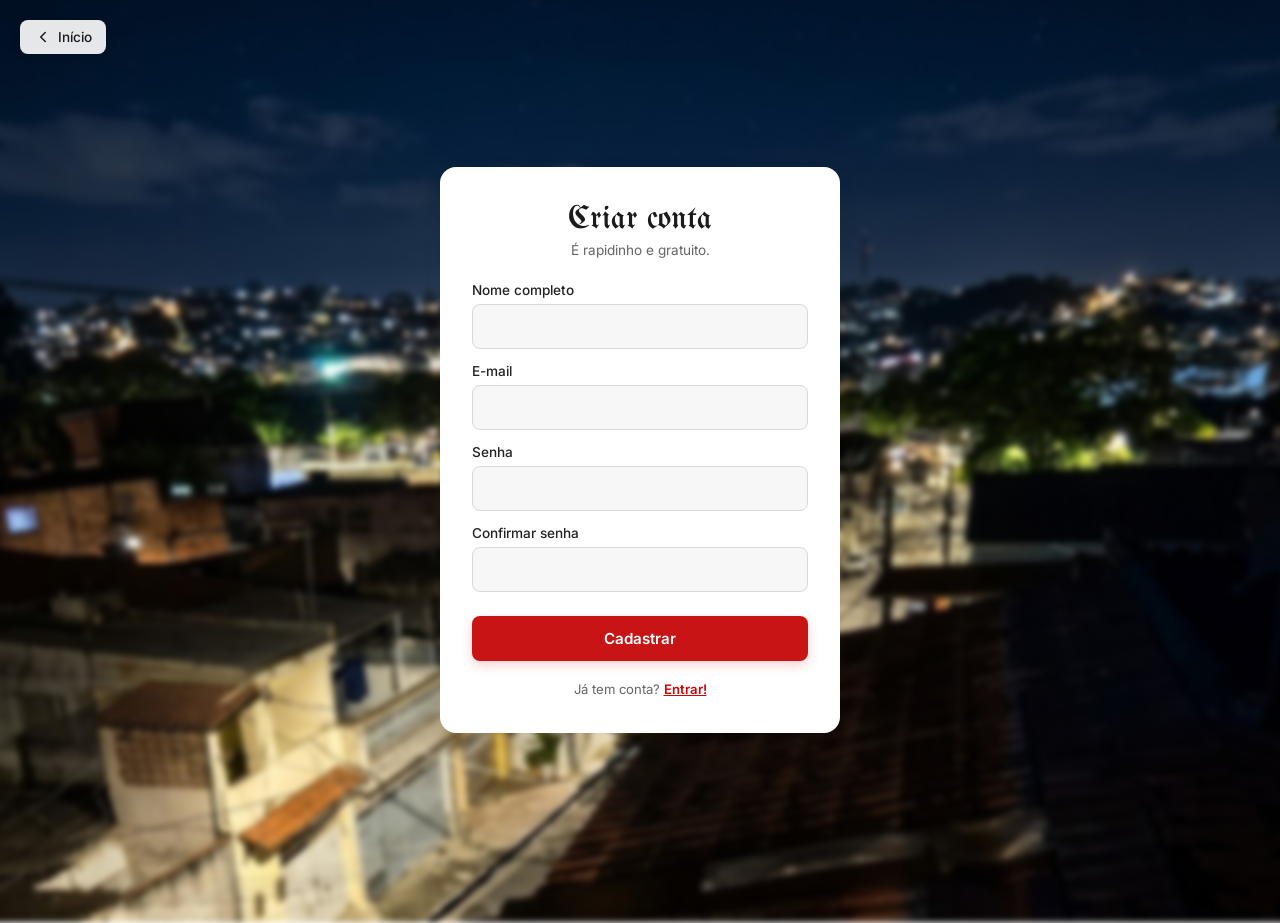
<file: html/cadastro.html>
<!DOCTYPE html>
<html lang="pt-BR">
<head>
  <meta charset="UTF-8">
  <meta name="viewport" content="width=device-width, initial-scale=1.0">
  <meta name="view-transition" content="same-origin">
  <title>Criar Conta - Voz do Bairro</title>
  <link rel="icon" type="image/x-icon" href="../img/logo.png"/>

  <link rel="preconnect" href="https://fonts.googleapis.com">
  <link rel="preconnect" href="https://fonts.gstatic.com" crossorigin>
  <link href="https://fonts.googleapis.com/css2?family=Inter:wght@400;500;600&family=UnifrakturMaguntia&display=swap" rel="stylesheet">
  <link rel="stylesheet" href="../styles/cadastro.css">
</head>
<body>
  <!-- Botão de Voltar ao Início -->
  <a href="../index.html" class="btn-voltar" title="Voltar ao início">
    <svg xmlns="http://www.w3.org/2000/svg" width="18" height="18" viewBox="0 0 24 24" fill="none" stroke="currentColor" stroke-width="2" stroke-linecap="round" stroke-linejoin="round"><path d="m15 18-6-6 6-6"/></svg>
    Início
  </a>

  <main class="container">
    <section class="card">
      <h1 class="titulo">Criar conta</h1>
      <p class="subtitulo">É rapidinho e gratuito.</p>

      <form class="formulario" action="#" method="POST">
        <div class="campo">
          <label for="nome">Nome completo</label>
          <input type="text" id="nome" name="nome" required>
        </div>

        <div class="campo">
          <label for="email">E-mail</label>
          <input type="email" id="email" name="email" required>
        </div>

        <div class="campo">
          <label for="senha">Senha</label>
          <input type="password" id="senha" name="senha" required>
        </div>

        <div class="campo">
          <label for="confirmar-senha">Confirmar senha</label>
          <input type="password" id="confirmar-senha" name="confirmar-senha" required>
        </div>

        <button type="submit" class="btn-principal">Cadastrar</button>
      </form>

      <p class="rodape-link">
        Já tem conta? <a href="Login.html">Entrar!</a>
      </p>
    </section>
  </main>
</body>
</html>
</file>
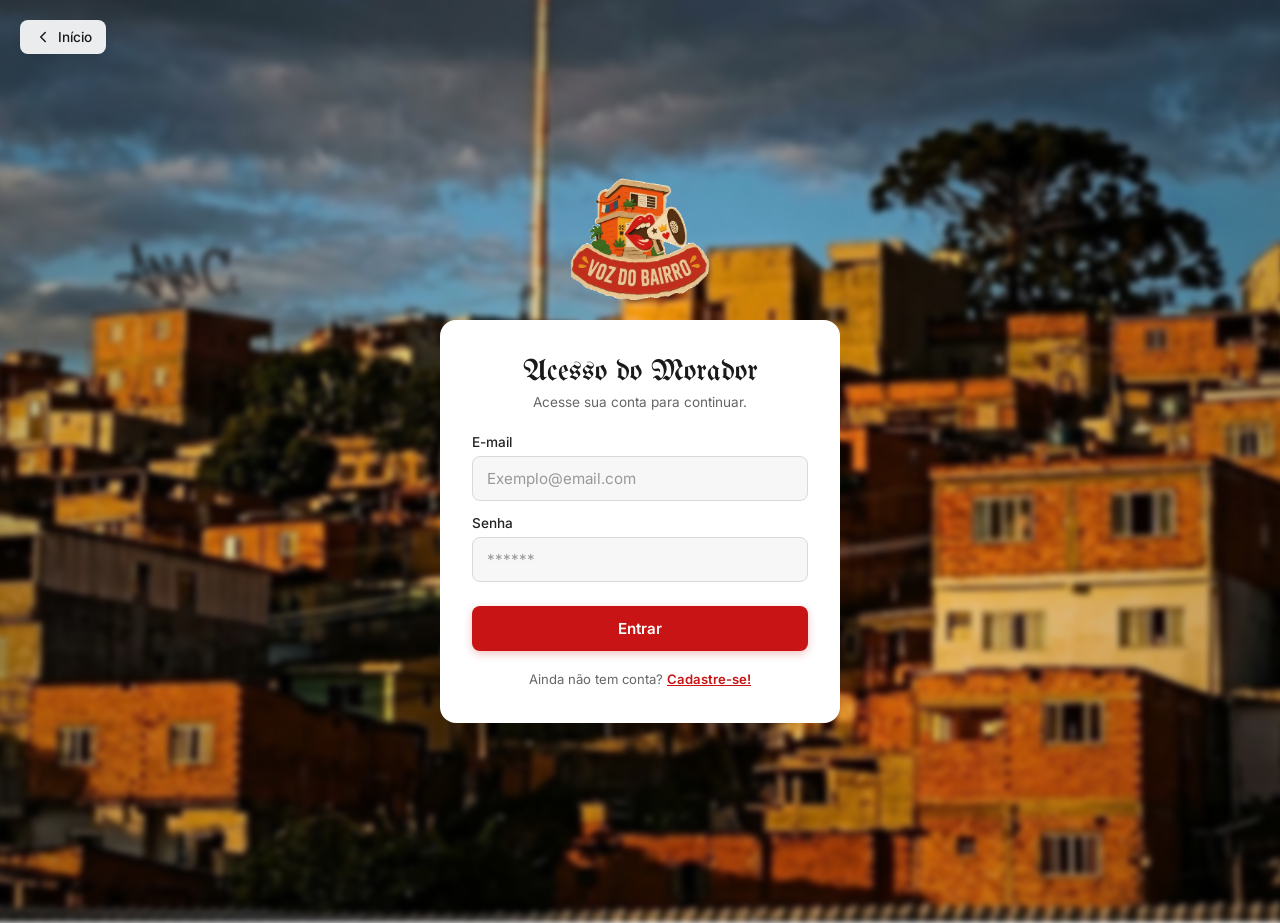
<file: html/Login.html>
<!DOCTYPE html>
<html lang="pt-BR">
<head>
  <meta charset="UTF-8">
  <meta name="viewport" content="width=device-width, initial-scale=1.0">
  <meta name="view-transition" content="same-origin">
  <title>Acesso do Morador - Voz do Bairro</title>
  <link rel="icon" type="image/x-icon" href="../img/logo.png"/>

  <link rel="preconnect" href="https://fonts.googleapis.com">
  <link rel="preconnect" href="https://fonts.gstatic.com" crossorigin>
  <link href="https://fonts.googleapis.com/css2?family=Inter:wght@400;500;600&family=UnifrakturMaguntia&display=swap" rel="stylesheet">
  <link rel="stylesheet" href="../styles/Login.css">
</head>
<body>
  <!-- Botão de Voltar ao Início -->
  <a href="../index.html" class="btn-voltar" title="Voltar ao início">
    <svg xmlns="http://www.w3.org/2000/svg" width="18" height="18" viewBox="0 0 24 24" fill="none" stroke="currentColor" stroke-width="2" stroke-linecap="round" stroke-linejoin="round"><path d="m15 18-6-6 6-6"/></svg>
    Início
  </a>

  <main class="container">
    <div class="logo-area">
      <img src="../img/logo.png" alt="Logo Voz do Bairro" class="logo">
    </div>

    <section class="card">
      <h1 class="titulo">Acesso do Morador</h1>
      <p class="subtitulo">Acesse sua conta para continuar.</p>

      <form class="formulario" action="#" method="POST">
        <div class="campo">
          <label for="email">E-mail</label>
          <input type="email" id="email" name="email" placeholder="Exemplo@email.com" required>
        </div>

        <div class="campo">
          <label for="senha">Senha</label>
          <input type="password" id="senha" name="senha" placeholder="******" required>
        </div>

        <button type="submit" class="btn-principal">Entrar</button>
      </form>

      <p class="rodape-link">
        Ainda não tem conta? <a href="./cadastro.html">Cadastre-se!</a>
      </p>
    </section>

  </main>
</body>
</html>
</file>
<file: styles/cadastro.css>
* {
  margin: 0;
  padding: 0;
  box-sizing: border-box;
  font-family: 'Inter', sans-serif;
}

body {
  position: relative;
  display: flex;
  justify-content: center;
  align-items: center;
  min-height: 100vh;
  padding: 20px;
  margin: 0;
  overflow: hidden;
}

body::before {
  content: "";
  position: absolute;
  top: 0;
  left: 0;
  width: 100%;
  height: 100%;
  background-image: url(../img/img10.jpeg);
  background-repeat: no-repeat;
  background-position: center top;
  background-size: cover;
  filter: blur(3px);
  transform: scale(1.05);
  z-index: -1;
}

.container {
  width: 100%;
  max-width: 400px;
}

.card {
  background-color: #ffffff;
  padding: 36px 32px;
  border-radius: 16px;
  box-shadow: 0 4px 20px rgba(0, 0, 0, 0.06);
  text-align: center;
}

.titulo {
  font-family: 'UnifrakturMaguntia', cursive;
  font-size: 2rem;
  color: #1a1a1a;
  font-weight: 400;
  margin-bottom: 6px;
}

.subtitulo {
  font-size: 0.85rem;
  color: #666666;
  margin-bottom: 24px;
}

.formulario {
  display: flex;
  flex-direction: column;
  gap: 14px;
  text-align: left;
}

.campo {
  display: flex;
  flex-direction: column;
  gap: 6px;
}

.campo label {
  font-size: 0.85rem;
  color: #222222;
  font-weight: 500;
}

.campo input {
  width: 100%;
  padding: 12px 14px;
  background-color: #f7f7f7;
  border: 1px solid #d9d9d9;
  border-radius: 8px;
  font-size: 0.95rem;
  outline: none;
  transition: border-color 0.2s;
}

.campo input:focus {
  border-color: #c81414;
}

.btn-principal {
  margin-top: 10px;
  width: 100%;
  padding: 13px;
  background-color: #c81414;
  color: #ffffff;
  border: none;
  border-radius: 8px;
  font-size: 0.95rem;
  font-weight: 600;
  cursor: pointer;
  box-shadow: 0 4px 12px rgba(200, 20, 20, 0.2);
  transition: all 0.3s cubic-bezier(0.4, 0, 0.2, 1);
}

.btn-principal:hover {
  background-color: #a81010;
  transform: translateY(-2px);
  box-shadow: 0 6px 16px rgba(200, 20, 20, 0.35);
}

.btn-principal:active {
  transform: translateY(1px);
  box-shadow: 0 2px 6px rgba(200, 20, 20, 0.2);
}

.rodape-link {
  margin-top: 20px;
  font-size: 0.82rem;
  color: #666666;
}

.rodape-link a {
  color: #ce0505;
  font-weight: 600;
  text-decoration: underline;
}

/* Botão Voltar ao Início */
.btn-voltar {
  position: absolute;
  top: 20px;
  left: 20px;
  display: flex;
  align-items: center;
  gap: 6px;
  padding: 8px 14px;
  background-color: rgba(255, 255, 255, 0.9);
  color: #1a1a1a;
  text-decoration: none;
  font-size: 0.85rem;
  font-weight: 500;
  border-radius: 8px;
  box-shadow: 0 2px 10px rgba(0, 0, 0, 0.1);
  backdrop-filter: blur(4px);
  transition: all 0.2s ease;
  z-index: 10;
}

.btn-voltar:hover {
  background-color: #ffffff;
  color: #ce0505;
  transform: translateY(-1px);
}
</file>
<file: styles/Login.css>
* {
  margin: 0;
  padding: 0;
  box-sizing: border-box;
  font-family: 'Inter', sans-serif;
}

body {
  position: relative;
  display: flex;
  justify-content: center;
  align-items: center;
  min-height: 100vh;
  padding: 20px;
  margin: 0;
  overflow: hidden;
}

body::before {
  content: "";
  position: absolute;
  top: 0;
  left: 0;
  width: 100%;
  height: 100%;
  background-image: url(../img/img4.png);
  background-repeat: no-repeat;
  background-position: center center;
  background-size: cover;
  filter: blur(3px);
  transform: scale(1.05);
  z-index: -1;
}

.container {
  width: 100%;
  max-width: 400px;
  display: flex;
  flex-direction: column;
  align-items: center;
}

.logo-area {
  margin-bottom: 20px;
}

.logo {
  width: 150px;
  height: auto;
  display: block;
}

.card {
  width: 100%;
  background-color: #ffffff;
  padding: 36px 32px;
  border-radius: 16px;
  box-shadow: 0 4px 20px rgba(0, 0, 0, 0.06);
  text-align: center;
}

.titulo {
  font-family: 'UnifrakturMaguntia', cursive;
  font-size: 1.9rem;
  color: #1a1a1a;
  font-weight: 400;
  margin-bottom: 6px;
}

.subtitulo {
  font-size: 0.85rem;
  color: #666666;
  margin-bottom: 24px;
}

.formulario {
  display: flex;
  flex-direction: column;
  gap: 14px;
  text-align: left;
}

.campo {
  display: flex;
  flex-direction: column;
  gap: 6px;
}

.campo label {
  font-size: 0.85rem;
  color: #222222;
  font-weight: 500;
}

.campo input {
  width: 100%;
  padding: 12px 14px;
  background-color: #f7f7f7;
  border: 1px solid #d9d9d9;
  border-radius: 8px;
  font-size: 0.95rem;
  outline: none;
  transition: border-color 0.2s;
}

.campo input::placeholder {
  color: #999999;
}

.campo input:focus {
  border-color: #c81414;
}

.btn-principal {
  margin-top: 10px;
  width: 100%;
  padding: 13px;
  background-color: #c81414;
  color: #ffffff;
  border: none;
  border-radius: 8px;
  font-size: 0.95rem;
  font-weight: 600;
  cursor: pointer;
  box-shadow: 0 3px 8px rgba(200, 20, 20, 0.25);
  transition: background-color 0.2s;
}

.btn-principal:hover {
  background-color: #a81010;
}

.rodape-link {
  margin-top: 20px;
  font-size: 0.82rem;
  color: #666666;
}

.rodape-link a {
  color: #c81414;
  font-weight: 600;
  text-decoration: underline;
}

/* Botão Voltar ao Início */
.btn-voltar {
  position: absolute;
  top: 20px;
  left: 20px;
  display: flex;
  align-items: center;
  gap: 6px;
  padding: 8px 14px;
  background-color: rgba(255, 255, 255, 0.9);
  color: #1a1a1a;
  text-decoration: none;
  font-size: 0.85rem;
  font-weight: 500;
  border-radius: 8px;
  box-shadow: 0 2px 10px rgba(0, 0, 0, 0.1);
  backdrop-filter: blur(4px);
  transition: all 0.2s ease;
  z-index: 10;
}

.btn-voltar:hover {
  background-color: #ffffff;
  color: #c81414;
  transform: translateY(-1px);
}
</file>
